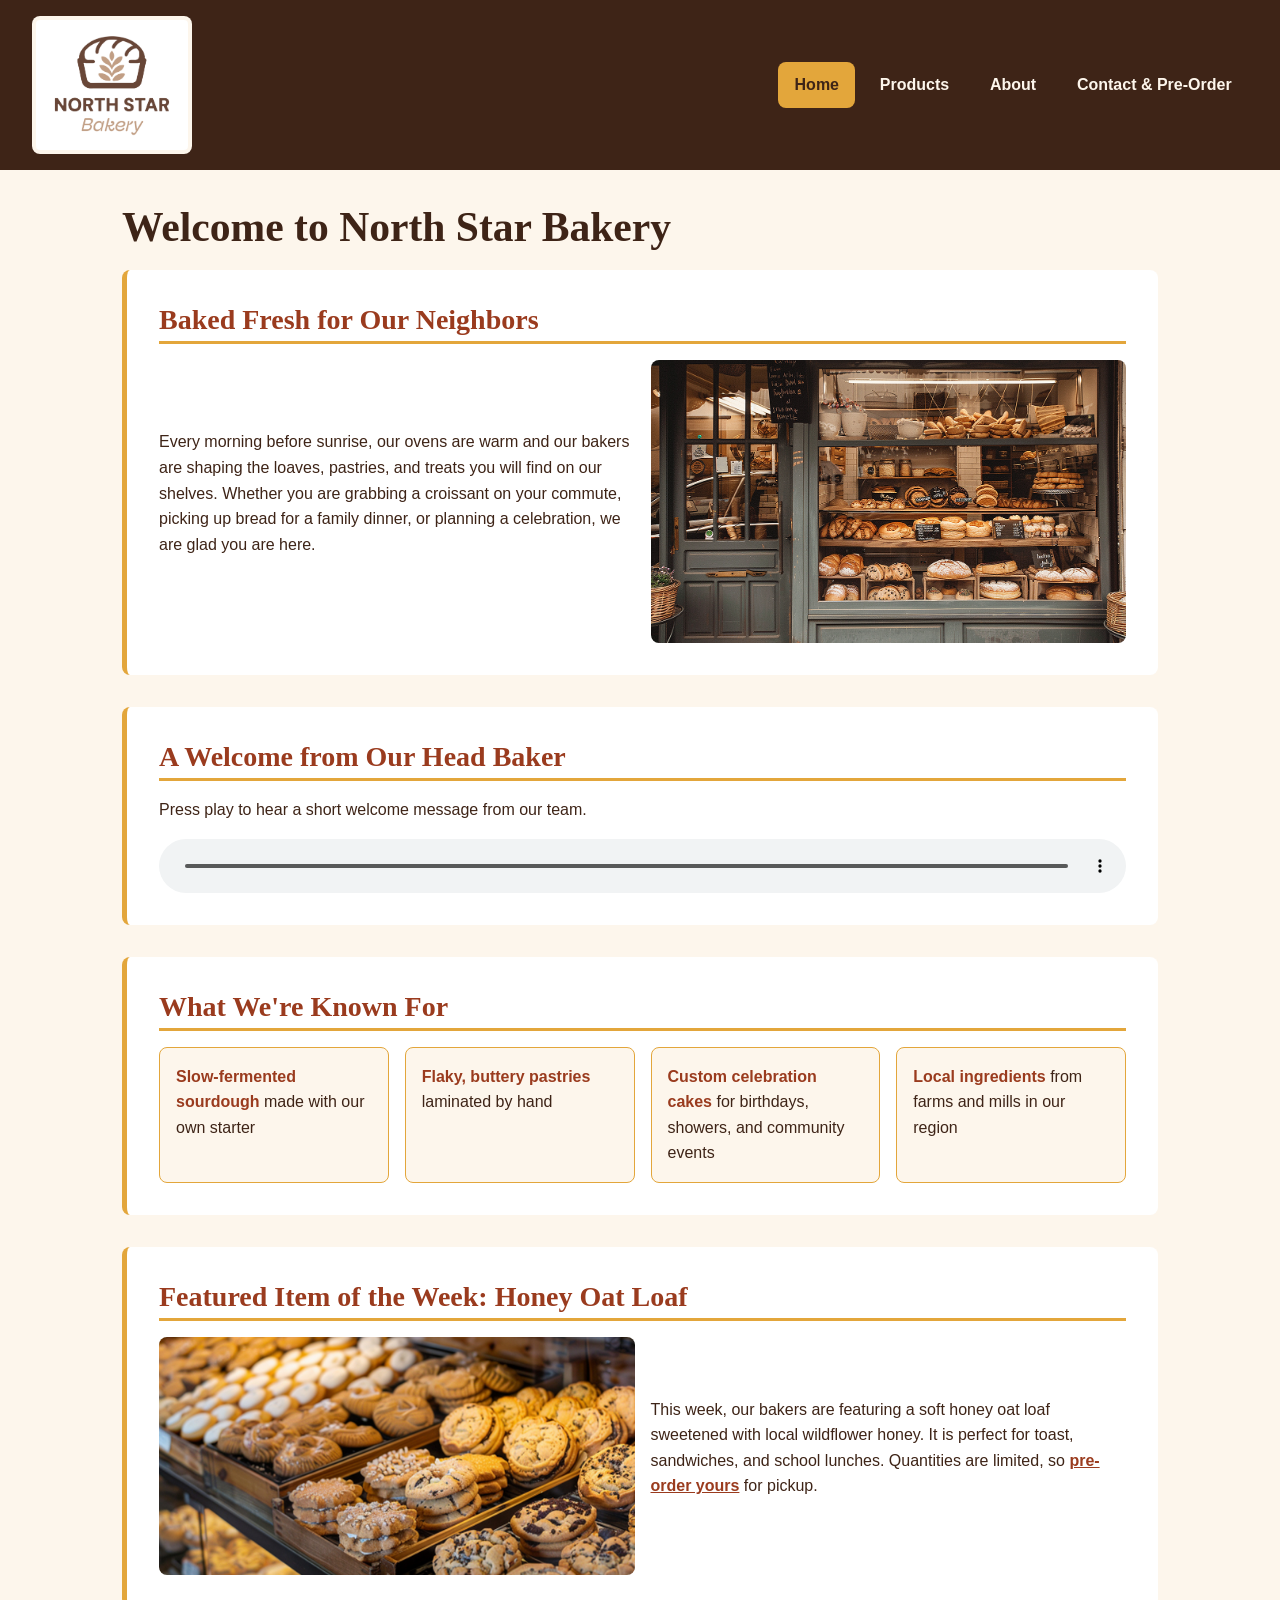
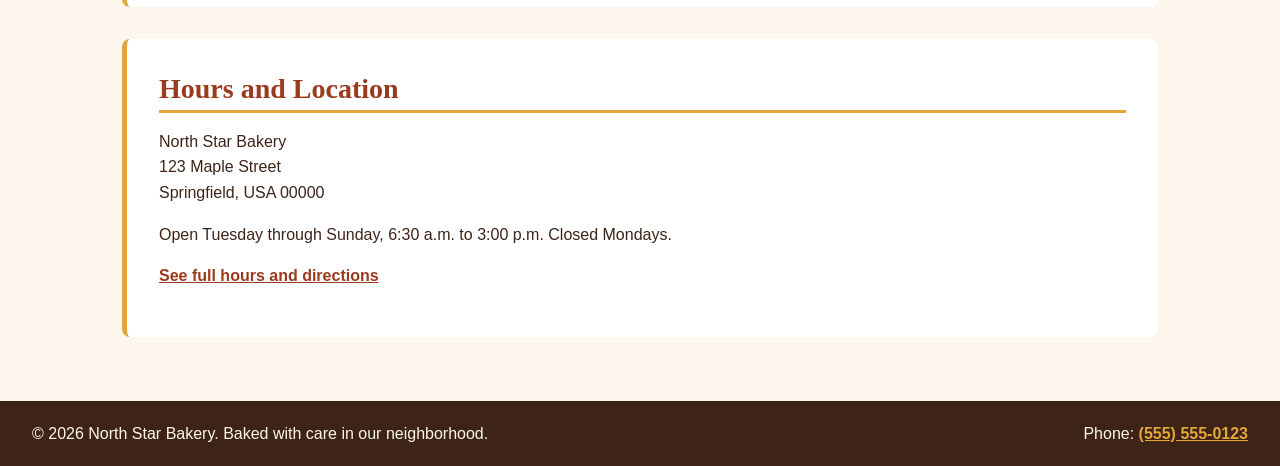
<file: index.html>
<!DOCTYPE html>
<html lang="en">
<head>
  <meta charset="UTF-8">
  <meta name="viewport" content="width=device-width, initial-scale=1.0">
  <meta name="description" content="North Star Bakery is a neighborhood bakery offering fresh bread, pastries, and custom cakes. Pre-order for pickup.">
  <title>Home | North Star Bakery</title>
  <link rel="stylesheet" href="styles.css">
  <script src="script.js" defer></script>
</head>
<body>
  <header>
    <a href="index.html">
      <img src="bakery-logo_c.png" alt="North Star Bakery logo, home page" width="160">
    </a>
    <nav aria-label="Main navigation">
      <ul>
        <li><a href="index.html" aria-current="page">Home</a></li>
        <li><a href="products.html">Products</a></li>
        <li><a href="about.html">About</a></li>
        <li><a href="contact.html">Contact &amp; Pre-Order</a></li>
      </ul>
    </nav>
  </header>

  <main>
    <h1>Welcome to North Star Bakery</h1>

    <section aria-labelledby="welcome-heading">
      <h2 id="welcome-heading">Baked Fresh for Our Neighbors</h2>
      <div class="split">
        <p>Every morning before sunrise, our ovens are warm and our bakers are shaping the loaves, pastries, and treats you will find on our shelves. Whether you are grabbing a croissant on your commute, picking up bread for a family dinner, or planning a celebration, we are glad you are here.</p>
        <img src="bakery-storefront_c.png" alt="The North Star Bakery storefront with a hand-painted sign and baked goods displayed in the front window" width="600">
      </div>
    </section>

    <section aria-labelledby="welcome-audio-heading">
      <h2 id="welcome-audio-heading">A Welcome from Our Head Baker</h2>
      <p>Press play to hear a short welcome message from our team.</p>
      <audio controls>
        <source src="bakery-welcome_c.mp3" type="audio/mpeg">
        Your browser does not support the audio element. In this message, our head baker welcomes you to North Star Bakery, shares that everything is baked fresh each morning, and invites you to stop by or place a pre-order. You can <a href="bakery-welcome_c.mp3">download the welcome message</a> instead.
      </audio>
    </section>

    <section aria-labelledby="known-for-heading">
      <h2 id="known-for-heading">What We're Known For</h2>
      <ul class="card-row list-cards">
        <li class="card"><strong>Slow-fermented sourdough</strong> made with our own starter</li>
        <li class="card"><strong>Flaky, buttery pastries</strong> laminated by hand</li>
        <li class="card"><strong>Custom celebration cakes</strong> for birthdays, showers, and community events</li>
        <li class="card"><strong>Local ingredients</strong> from farms and mills in our region</li>
      </ul>
    </section>

    <section aria-labelledby="featured-heading">
      <h2 id="featured-heading">Featured Item of the Week: Honey Oat Loaf</h2>
      <div class="split">
        <picture>
          <source media="(min-width: 800px)" srcset="bakery-feature-large_c.png">
          <img src="bakery-feature-small_c.png" alt="A golden honey oat loaf topped with rolled oats, sliced to show its soft interior" width="400">
        </picture>
        <p>This week, our bakers are featuring a soft honey oat loaf sweetened with local wildflower honey. It is perfect for toast, sandwiches, and school lunches. Quantities are limited, so <a href="contact.html">pre-order yours</a> for pickup.</p>
      </div>
    </section>

    <section aria-labelledby="hours-heading">
      <h2 id="hours-heading">Hours and Location</h2>
      <address>
        North Star Bakery<br>
        123 Maple Street<br>
        Springfield, USA 00000
      </address>
      <p>Open Tuesday through Sunday, 6:30 a.m. to 3:00 p.m. Closed Mondays.</p>
      <p><a href="contact.html">See full hours and directions</a></p>
    </section>
  </main>

  <footer>
    <p>&copy; 2026 North Star Bakery. Baked with care in our neighborhood.</p>
    <p>Phone: <a href="tel:+15555550123">(555) 555-0123</a></p>
  </footer>
</body>
</html>
</file>
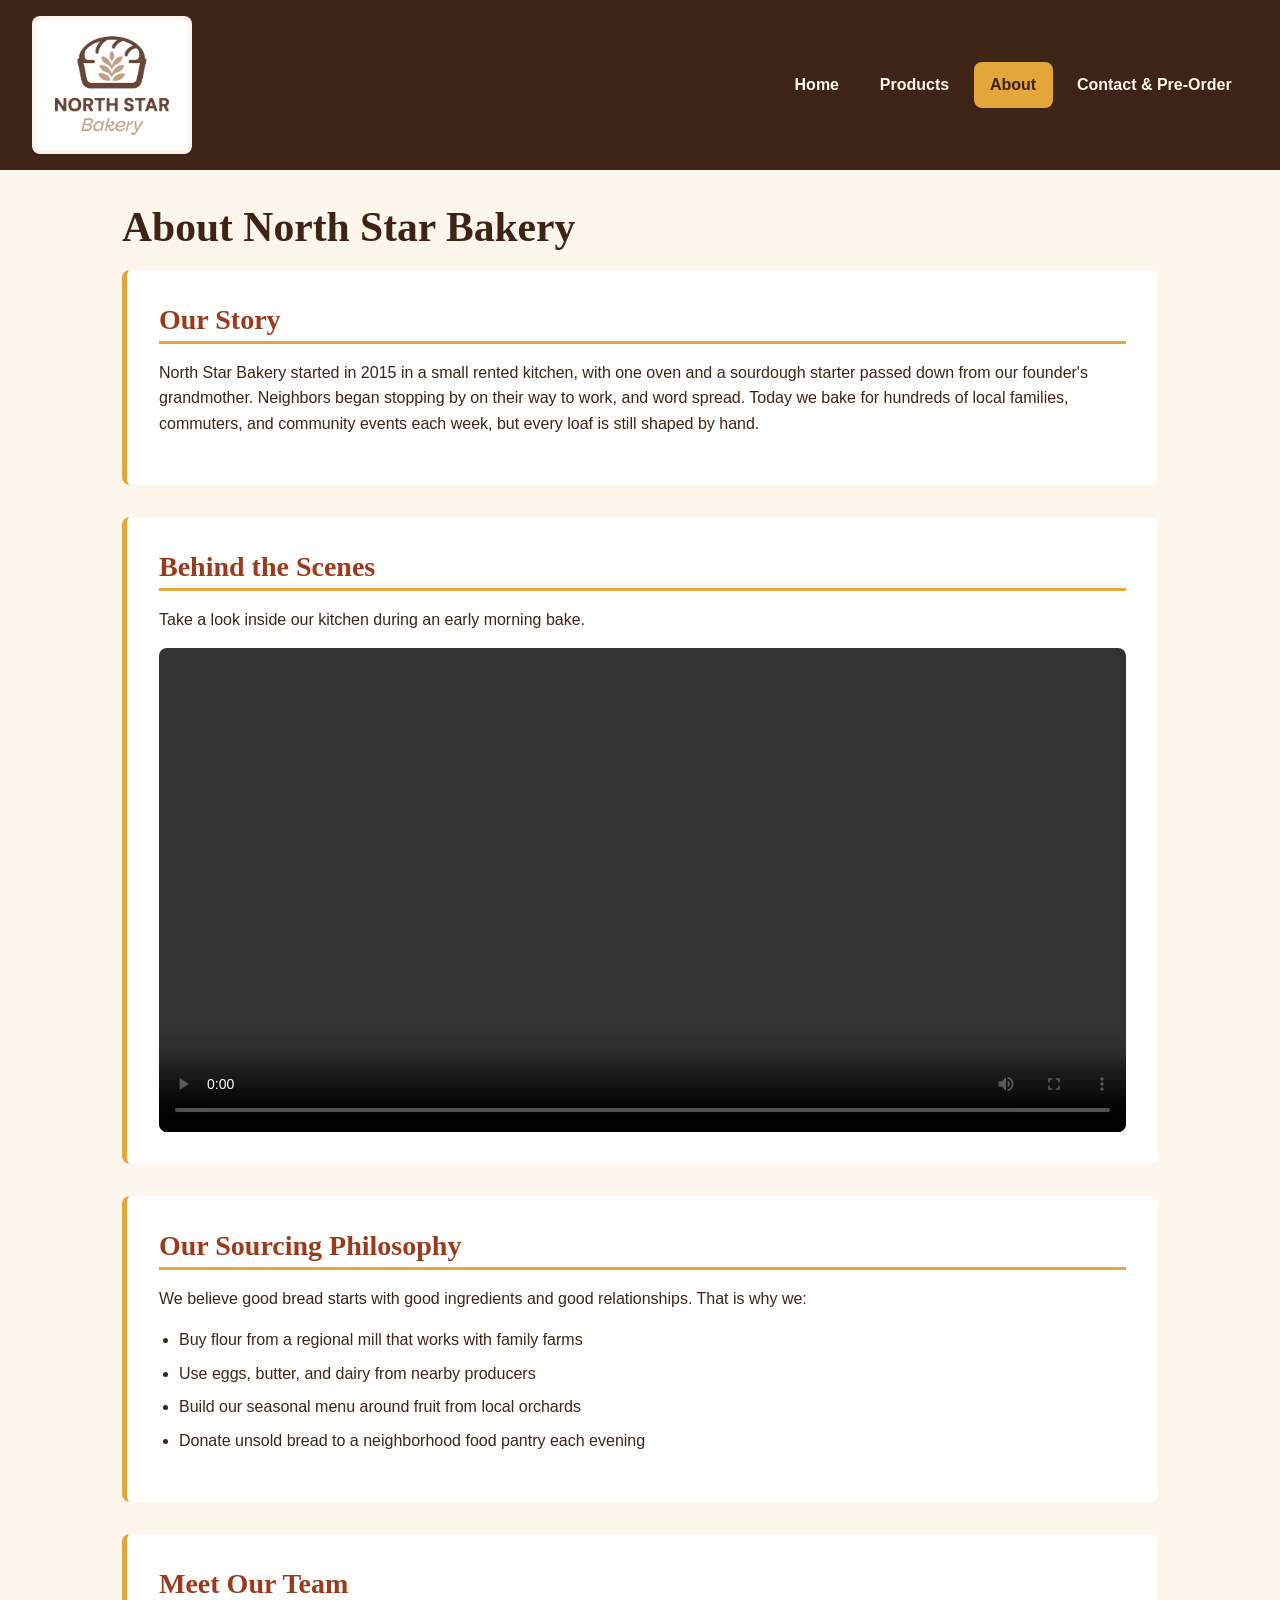
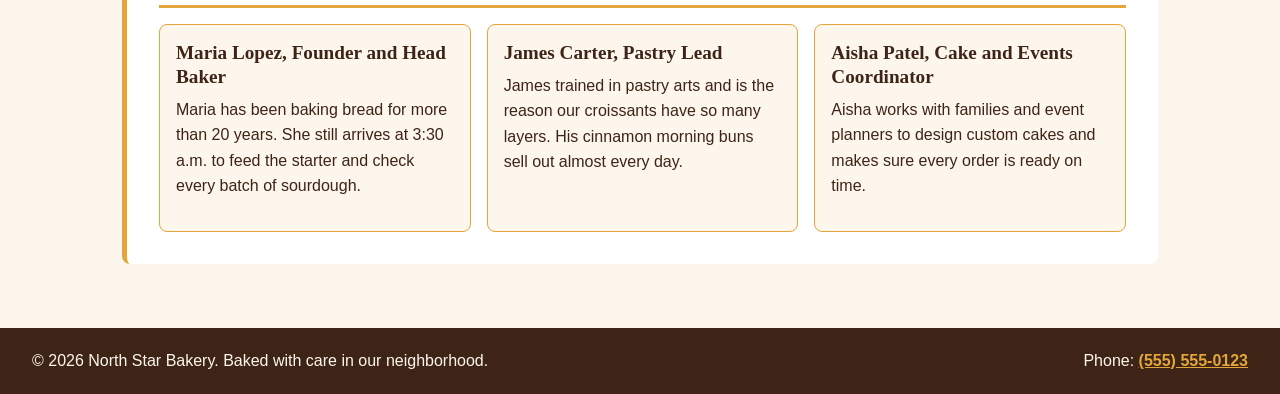
<file: about.html>
<!DOCTYPE html>
<html lang="en">
<head>
  <meta charset="UTF-8">
  <meta name="viewport" content="width=device-width, initial-scale=1.0">
  <meta name="description" content="Learn the story of North Star Bakery, our local sourcing philosophy, and the bakers behind your bread.">
  <title>About | North Star Bakery</title>
  <link rel="stylesheet" href="styles.css">
  <script src="script.js" defer></script>
</head>
<body>
  <header>
    <a href="index.html">
      <img src="bakery-logo_c.png" alt="North Star Bakery logo, home page" width="160">
    </a>
    <nav aria-label="Main navigation">
      <ul>
        <li><a href="index.html">Home</a></li>
        <li><a href="products.html">Products</a></li>
        <li><a href="about.html" aria-current="page">About</a></li>
        <li><a href="contact.html">Contact &amp; Pre-Order</a></li>
      </ul>
    </nav>
  </header>

  <main>
    <h1>About North Star Bakery</h1>

    <section aria-labelledby="story-heading">
      <h2 id="story-heading">Our Story</h2>
      <p>North Star Bakery started in 2015 in a small rented kitchen, with one oven and a sourdough starter passed down from our founder's grandmother. Neighbors began stopping by on their way to work, and word spread. Today we bake for hundreds of local families, commuters, and community events each week, but every loaf is still shaped by hand.</p>
    </section>

    <section aria-labelledby="video-heading">
      <h2 id="video-heading">Behind the Scenes</h2>
      <p>Take a look inside our kitchen during an early morning bake.</p>
      <video controls width="560">
        <source src="bakery-behind-scenes_c.mp4" type="video/mp4">
        Your browser does not support the video element. This short video shows our bakers mixing dough, shaping loaves by hand, and pulling fresh bread from the oven before the bakery opens. You can <a href="bakery-behind-scenes_c.mp4">download the behind-the-scenes video</a> instead.
      </video>
    </section>

    <section aria-labelledby="sourcing-heading">
      <h2 id="sourcing-heading">Our Sourcing Philosophy</h2>
      <p>We believe good bread starts with good ingredients and good relationships. That is why we:</p>
      <ul>
        <li>Buy flour from a regional mill that works with family farms</li>
        <li>Use eggs, butter, and dairy from nearby producers</li>
        <li>Build our seasonal menu around fruit from local orchards</li>
        <li>Donate unsold bread to a neighborhood food pantry each evening</li>
      </ul>
    </section>

    <section aria-labelledby="staff-heading">
      <h2 id="staff-heading">Meet Our Team</h2>
      <div class="card-row">
        <article class="card">
          <h3>Maria Lopez, Founder and Head Baker</h3>
          <p>Maria has been baking bread for more than 20 years. She still arrives at 3:30 a.m. to feed the starter and check every batch of sourdough.</p>
        </article>
        <article class="card">
          <h3>James Carter, Pastry Lead</h3>
          <p>James trained in pastry arts and is the reason our croissants have so many layers. His cinnamon morning buns sell out almost every day.</p>
        </article>
        <article class="card">
          <h3>Aisha Patel, Cake and Events Coordinator</h3>
          <p>Aisha works with families and event planners to design custom cakes and makes sure every order is ready on time.</p>
        </article>
      </div>
    </section>
  </main>

  <footer>
    <p>&copy; 2026 North Star Bakery. Baked with care in our neighborhood.</p>
    <p>Phone: <a href="tel:+15555550123">(555) 555-0123</a></p>
  </footer>
</body>
</html>
</file>
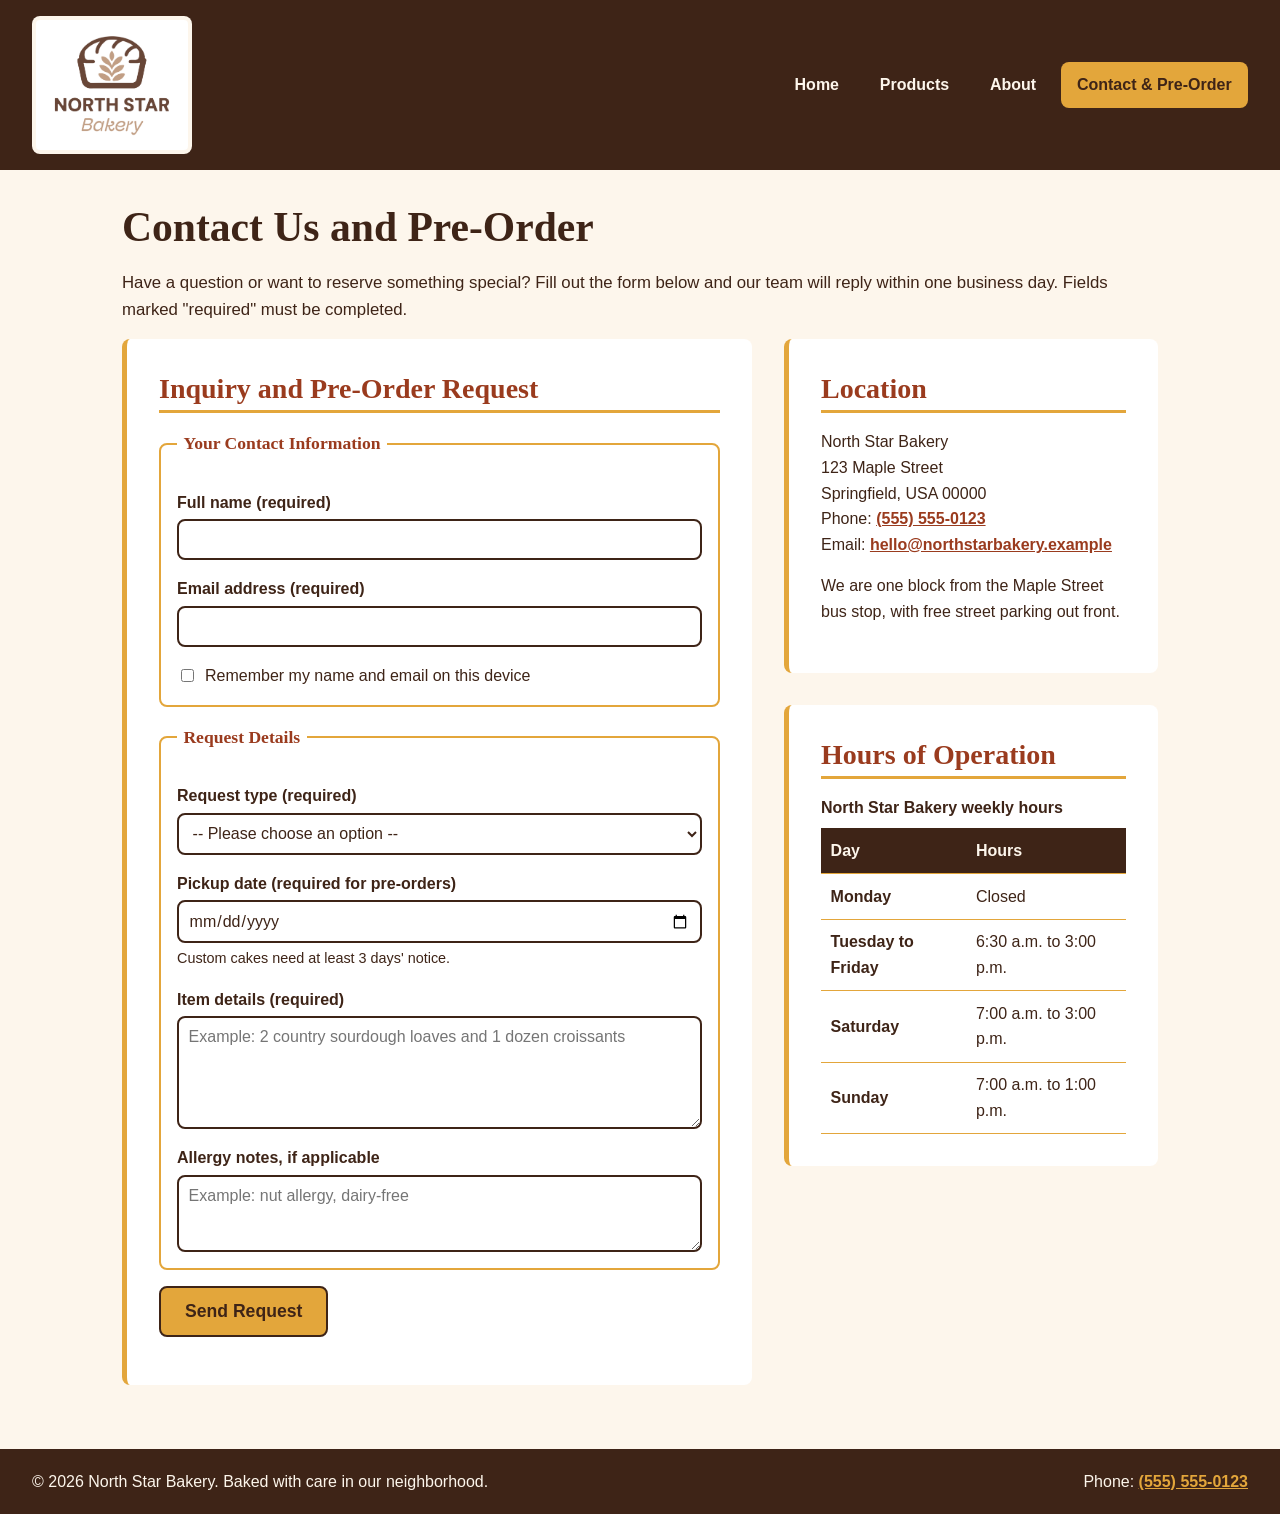
<file: contact.html>
<!DOCTYPE html>
<html lang="en">
<head>
  <meta charset="UTF-8">
  <meta name="viewport" content="width=device-width, initial-scale=1.0">
  <meta name="description" content="Contact North Star Bakery or send a pre-order request. Find our location and hours of operation.">
  <title>Contact &amp; Pre-Order | North Star Bakery</title>
  <link rel="stylesheet" href="styles.css">
  <script src="script.js" defer></script>
</head>
<body>
  <header>
    <a href="index.html">
      <img src="bakery-logo_c.png" alt="North Star Bakery logo, home page" width="160">
    </a>
    <nav aria-label="Main navigation">
      <ul>
        <li><a href="index.html">Home</a></li>
        <li><a href="products.html">Products</a></li>
        <li><a href="about.html">About</a></li>
        <li><a href="contact.html" aria-current="page">Contact &amp; Pre-Order</a></li>
      </ul>
    </nav>
  </header>

  <main>
    <h1>Contact Us and Pre-Order</h1>
    <p>Have a question or want to reserve something special? Fill out the form below and our team will reply within one business day. Fields marked "required" must be completed.</p>

    <div class="contact-layout">
      <section aria-labelledby="form-heading">
        <h2 id="form-heading">Inquiry and Pre-Order Request</h2>
        <p id="prefill-note" class="prefill-note" hidden></p>
        <form id="preorder-form" action="#" method="post" novalidate>
          <fieldset>
            <legend>Your Contact Information</legend>

            <label for="name">Full name (required)</label>
            <input type="text" id="name" name="name" autocomplete="name" minlength="2" maxlength="60" required aria-describedby="name-error">
            <p id="name-error" class="error" aria-live="polite"></p>

            <label for="email">Email address (required)</label>
            <input type="email" id="email" name="email" autocomplete="email" required aria-describedby="email-error">
            <p id="email-error" class="error" aria-live="polite"></p>

            <div class="checkbox-row">
              <input type="checkbox" id="remember" name="remember">
              <label for="remember">Remember my name and email on this device</label>
            </div>
          </fieldset>

          <fieldset>
            <legend>Request Details</legend>

            <label for="request-type">Request type (required)</label>
            <select id="request-type" name="request-type" required aria-describedby="request-type-error">
              <option value="">-- Please choose an option --</option>
              <option value="pre-order">Pre-order</option>
              <option value="custom-cake">Custom cake order</option>
              <option value="event">Event or catering inquiry</option>
              <option value="question">General question</option>
            </select>
            <p id="request-type-error" class="error" aria-live="polite"></p>

            <label for="pickup-date">Pickup date (required for pre-orders)</label>
            <input type="date" id="pickup-date" name="pickup-date" min="2026-11-23" aria-describedby="pickup-date-hint pickup-date-error">
            <p id="pickup-date-hint" class="hint">Custom cakes need at least 3 days' notice.</p>
            <p id="pickup-date-error" class="error" aria-live="polite"></p>

            <label for="item-details">Item details (required)</label>
            <textarea id="item-details" name="item-details" rows="5" cols="40" minlength="10" maxlength="500" placeholder="Example: 2 country sourdough loaves and 1 dozen croissants" required aria-describedby="item-details-error"></textarea>
            <p id="item-details-error" class="error" aria-live="polite"></p>

            <label for="allergy-notes">Allergy notes, if applicable</label>
            <textarea id="allergy-notes" name="allergy-notes" rows="3" cols="40" maxlength="300" placeholder="Example: nut allergy, dairy-free"></textarea>
          </fieldset>

          <button type="submit">Send Request</button>
          <p id="form-status" class="form-status" role="status" aria-live="polite"></p>
        </form>
      </section>

      <div class="contact-info">
        <section aria-labelledby="location-heading">
          <h2 id="location-heading">Location</h2>
          <address>
            North Star Bakery<br>
            123 Maple Street<br>
            Springfield, USA 00000<br>
            Phone: <a href="tel:+15555550123">(555) 555-0123</a><br>
            Email: <a href="mailto:hello@northstarbakery.example">hello@northstarbakery.example</a>
          </address>
          <p>We are one block from the Maple Street bus stop, with free street parking out front.</p>
        </section>

        <section aria-labelledby="hours-heading">
          <h2 id="hours-heading">Hours of Operation</h2>
          <table>
            <caption>North Star Bakery weekly hours</caption>
            <thead>
              <tr>
                <th scope="col">Day</th>
                <th scope="col">Hours</th>
              </tr>
            </thead>
            <tbody>
              <tr><th scope="row">Monday</th><td>Closed</td></tr>
              <tr><th scope="row">Tuesday to Friday</th><td>6:30 a.m. to 3:00 p.m.</td></tr>
              <tr><th scope="row">Saturday</th><td>7:00 a.m. to 3:00 p.m.</td></tr>
              <tr><th scope="row">Sunday</th><td>7:00 a.m. to 1:00 p.m.</td></tr>
            </tbody>
          </table>
        </section>
      </div>
    </div>
  </main>

  <footer>
    <p>&copy; 2026 North Star Bakery. Baked with care in our neighborhood.</p>
    <p>Phone: <a href="tel:+15555550123">(555) 555-0123</a></p>
  </footer>
</body>
</html>
</file>
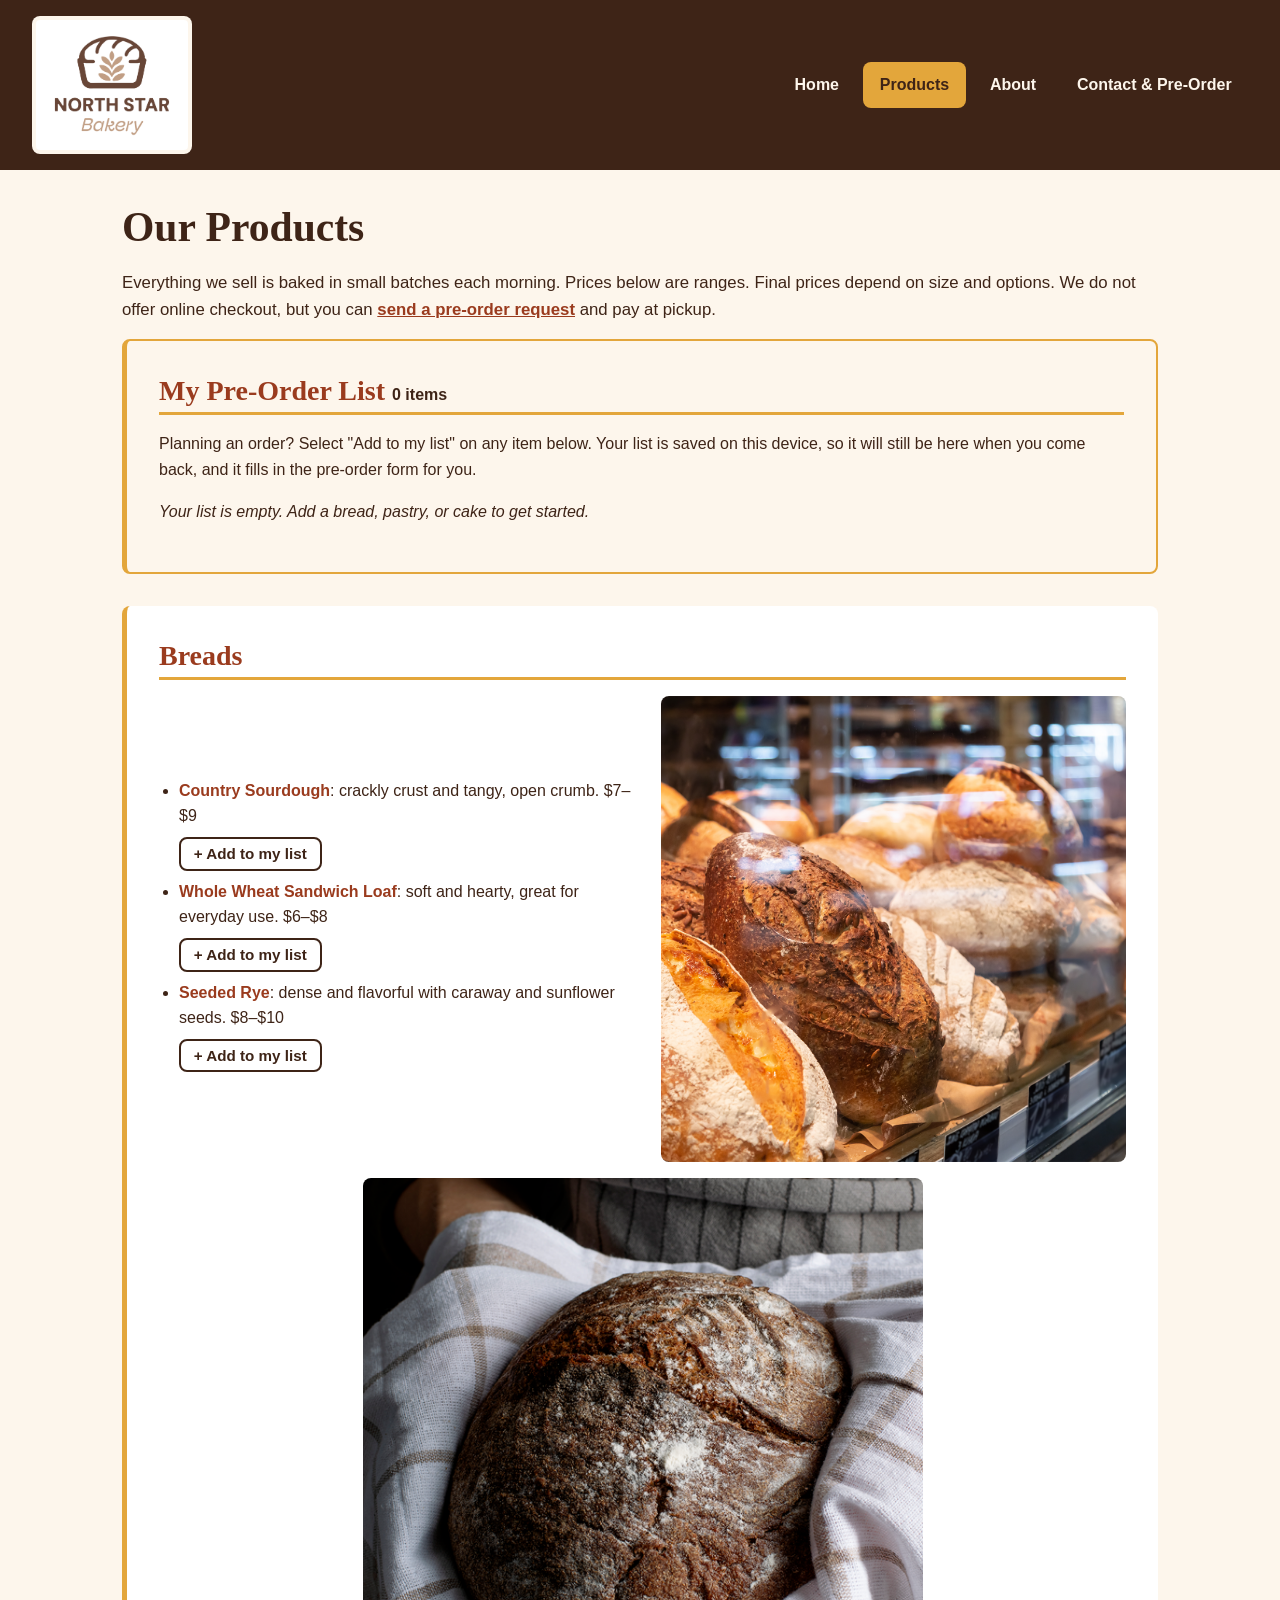
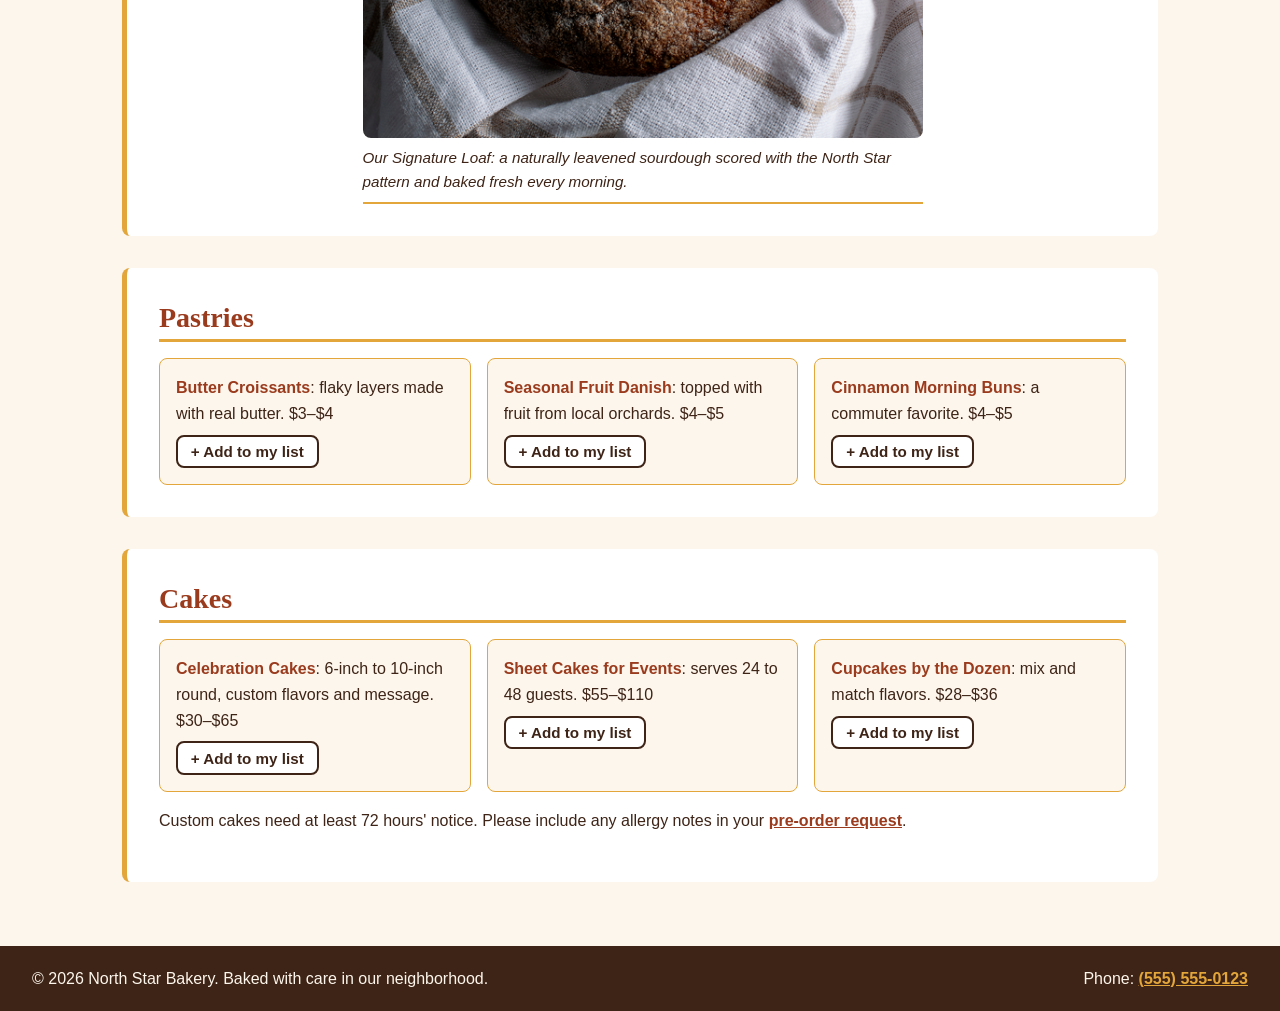
<file: products.html>
<!DOCTYPE html>
<html lang="en">
<head>
  <meta charset="UTF-8">
  <meta name="viewport" content="width=device-width, initial-scale=1.0">
  <meta name="description" content="Browse North Star Bakery's breads, pastries, and cakes with price ranges. Pre-order for in-store pickup.">
  <title>Products | North Star Bakery</title>
  <link rel="stylesheet" href="styles.css">
  <script src="script.js" defer></script>
</head>
<body>
  <header>
    <a href="index.html">
      <img src="bakery-logo_c.png" alt="North Star Bakery logo, home page" width="160">
    </a>
    <nav aria-label="Main navigation">
      <ul>
        <li><a href="index.html">Home</a></li>
        <li><a href="products.html" aria-current="page">Products</a></li>
        <li><a href="about.html">About</a></li>
        <li><a href="contact.html">Contact &amp; Pre-Order</a></li>
      </ul>
    </nav>
  </header>

  <main>
    <h1>Our Products</h1>
    <p>Everything we sell is baked in small batches each morning. Prices below are ranges. Final prices depend on size and options. We do not offer online checkout, but you can <a href="contact.html">send a pre-order request</a> and pay at pickup.</p>

    <section id="preorder-panel" class="preorder-panel" aria-labelledby="preorder-heading">
      <h2 id="preorder-heading">My Pre-Order List <span id="preorder-count" class="count" aria-live="polite">0 items</span></h2>
      <p>Planning an order? Select "Add to my list" on any item below. Your list is saved on this device, so it will still be here when you come back, and it fills in the pre-order form for you.</p>
      <p id="preorder-empty" class="empty-note">Your list is empty. Add a bread, pastry, or cake to get started.</p>
      <ul id="preorder-items" class="preorder-items"></ul>
      <div id="preorder-actions" class="preorder-actions" hidden>
        <a class="btn-link" href="contact.html">Send my list as a pre-order</a>
        <button type="button" id="clear-list" class="btn-small btn-remove">Clear list</button>
      </div>
    </section>

    <section aria-labelledby="breads-heading">
      <h2 id="breads-heading">Breads</h2>
      <div class="split">
        <ul>
          <li data-id="country-sourdough"><strong>Country Sourdough</strong>: crackly crust and tangy, open crumb. $7&ndash;$9</li>
          <li data-id="whole-wheat"><strong>Whole Wheat Sandwich Loaf</strong>: soft and hearty, great for everyday use. $6&ndash;$8</li>
          <li data-id="seeded-rye"><strong>Seeded Rye</strong>: dense and flavorful with caraway and sunflower seeds. $8&ndash;$10</li>
        </ul>
        <img src="bakery-bread_c.png" alt="A wooden shelf stacked with freshly baked round and long loaves of crusty bread" width="500">
      </div>

      <figure>
        <img src="bakery-signature-loaf_c.png" alt="North Star's signature loaf, a round sourdough with a star pattern scored into its dark golden crust" width="500">
        <figcaption>Our Signature Loaf: a naturally leavened sourdough scored with the North Star pattern and baked fresh every morning.</figcaption>
      </figure>
    </section>

    <section aria-labelledby="pastries-heading">
      <h2 id="pastries-heading">Pastries</h2>
      <ul class="card-row list-cards">
        <li data-id="butter-croissants" class="card"><strong>Butter Croissants</strong>: flaky layers made with real butter. $3&ndash;$4</li>
        <li data-id="fruit-danish" class="card"><strong>Seasonal Fruit Danish</strong>: topped with fruit from local orchards. $4&ndash;$5</li>
        <li data-id="morning-buns" class="card"><strong>Cinnamon Morning Buns</strong>: a commuter favorite. $4&ndash;$5</li>
      </ul>
    </section>

    <section aria-labelledby="cakes-heading">
      <h2 id="cakes-heading">Cakes</h2>
      <ul class="card-row list-cards">
        <li data-id="celebration-cake" class="card"><strong>Celebration Cakes</strong>: 6-inch to 10-inch round, custom flavors and message. $30&ndash;$65</li>
        <li data-id="sheet-cake" class="card"><strong>Sheet Cakes for Events</strong>: serves 24 to 48 guests. $55&ndash;$110</li>
        <li data-id="cupcakes" class="card"><strong>Cupcakes by the Dozen</strong>: mix and match flavors. $28&ndash;$36</li>
      </ul>
      <p>Custom cakes need at least 72 hours' notice. Please include any allergy notes in your <a href="contact.html">pre-order request</a>.</p>
    </section>
  </main>

  <footer>
    <p>&copy; 2026 North Star Bakery. Baked with care in our neighborhood.</p>
    <p>Phone: <a href="tel:+15555550123">(555) 555-0123</a></p>
  </footer>
</body>
</html>
</file>
<file: styles.css>
/* ==========================================================
   North Star Bakery - Main Stylesheet
   Touchstone 3: Visual Design and Responsive Layout

   Approach: mobile-first. Base styles below are for small
   screens (phones). The media query at the bottom adjusts
   the layout for tablets and desktops (min-width: 768px).

   COLOR PALETTE (4 colors)
     Cream     #FDF6EC  - page background
     Espresso  #3E2417  - body text, header, footer
     Honey     #E3A63B  - accents, buttons, active nav link
     Rust      #9A3B1E  - links and h2 headings

   FONTS (2 families)
     Headings: Georgia (serif)  - warm, traditional, handmade feel
     Body:     Verdana (sans)   - very readable at small sizes
   ========================================================== */

/* ---------- Color and font variables ---------- */
:root {
  --cream: #FDF6EC;
  --espresso: #3E2417;
  --honey: #E3A63B;
  --rust: #9A3B1E;

  --font-heading: Georgia, "Times New Roman", serif;
  --font-body: Verdana, Geneva, Tahoma, sans-serif;

  --space-sm: 0.5rem;
  --space-md: 1rem;
  --space-lg: 2rem;
  --radius: 8px;
}

/* ---------- Base / reset ---------- */
* {
  box-sizing: border-box;
}

body {
  margin: 0;
  background-color: var(--cream);
  color: var(--espresso);
  font-family: var(--font-body);
  font-size: 1rem;
  line-height: 1.6;
}

/* Images and video shrink to fit small screens */
img,
video {
  max-width: 100%;
  height: auto;
  display: block;
}

/* Audio player fills the width. No height: auto here,
   because that collapses the audio controls to 0px tall. */
audio {
  display: block;
  width: 100%;
}

/* ---------- Typography and visual hierarchy ---------- */
h1,
h2,
h3 {
  font-family: var(--font-heading);
  line-height: 1.25;
  margin-top: 0;
}

h1 {
  font-size: 2rem;
  color: var(--espresso);
  margin-bottom: var(--space-md);
}

h2 {
  font-size: 1.5rem;
  color: var(--rust);
  border-bottom: 3px solid var(--honey);
  padding-bottom: 0.25rem;
  margin-bottom: var(--space-md);
}

h3 {
  font-size: 1.2rem;
  color: var(--espresso);
  margin-bottom: var(--space-sm);
}

p {
  margin-top: 0;
  margin-bottom: var(--space-md);
}

strong {
  color: var(--rust);
}

a {
  color: var(--rust);
  font-weight: bold;
}

a:hover,
a:focus {
  color: var(--espresso);
}

/* Visible keyboard focus for accessibility */
a:focus-visible,
button:focus-visible,
input:focus-visible,
select:focus-visible,
textarea:focus-visible {
  outline: 3px solid var(--honey);
  outline-offset: 2px;
}

ul {
  padding-left: 1.25rem;
}

li {
  margin-bottom: var(--space-sm);
}

/* ---------- Header and navigation ---------- */
header {
  background-color: var(--espresso);
  padding: var(--space-md);
  display: flex;
  flex-direction: column;   /* stacked on phones */
  align-items: center;
  gap: var(--space-md);
}

header img {
  width: 140px;
  background-color: var(--cream);
  border-radius: var(--radius);
  padding: 0.25rem;
}

nav ul {
  list-style: none;
  margin: 0;
  padding: 0;
  display: flex;
  flex-wrap: wrap;
  justify-content: center;
  gap: var(--space-sm);
}

nav li {
  margin: 0;
}

nav a {
  display: block;
  color: var(--cream);
  text-decoration: none;
  padding: 0.5rem 0.9rem;   /* large tap targets for phones */
  border-radius: var(--radius);
  border: 2px solid transparent;
}

nav a:hover,
nav a:focus {
  color: var(--cream);
  border-color: var(--honey);
}

/* Highlights the page the visitor is on */
nav a[aria-current="page"] {
  background-color: var(--honey);
  color: var(--espresso);
}

/* ---------- Main content area ---------- */
main {
  max-width: 1100px;
  margin: 0 auto;
  padding: var(--space-lg) var(--space-md);
}

main > p {
  font-size: 1.05rem;
}

section {
  background-color: #FFFFFF;
  border-left: 5px solid var(--honey);
  border-radius: var(--radius);
  padding: var(--space-md);
  margin-bottom: var(--space-lg);
}

/* ---------- Flexbox layout helpers ---------- */

/* Two-column area (text + image). Stacks on phones. */
.split {
  display: flex;
  flex-direction: column;
  gap: var(--space-md);
}

/* Row of cards that wraps. One card per row on phones. */
.card-row {
  display: flex;
  flex-direction: column;
  gap: var(--space-md);
}

.card {
  background-color: var(--cream);
  border: 1px solid var(--honey);
  border-radius: var(--radius);
  padding: var(--space-md);
}

/* "What We're Known For" list displayed as cards */
.card-row.list-cards {
  list-style: none;
  padding: 0;
  margin: 0;
}

.card-row.list-cards li {
  margin: 0;
}

/* ---------- Images and figure ---------- */
section img,
picture img {
  border-radius: var(--radius);
  width: 100%;
}

figure {
  margin: var(--space-md) 0 0;
}

figcaption {
  font-style: italic;
  font-size: 0.95rem;
  padding: var(--space-sm) 0;
  border-bottom: 2px solid var(--honey);
}

/* Space between a card row and the paragraph after it */
.card-row + p {
  margin-top: var(--space-md);
}

video {
  width: 100%;
  border-radius: var(--radius);
}

/* ---------- Address and hours table ---------- */
address {
  font-style: normal;
  margin-bottom: var(--space-md);
}

table {
  width: 100%;
  border-collapse: collapse;
}

caption {
  text-align: left;
  font-weight: bold;
  padding-bottom: var(--space-sm);
}

th,
td {
  text-align: left;
  padding: 0.6rem;
  border-bottom: 1px solid var(--honey);
}

thead th {
  background-color: var(--espresso);
  color: var(--cream);
}

/* ---------- Form ---------- */
form {
  display: flex;
  flex-direction: column;
  gap: var(--space-md);
}

fieldset {
  border: 2px solid var(--honey);
  border-radius: var(--radius);
  padding: var(--space-md);
  margin: 0;
  display: flex;
  flex-direction: column;
}

legend {
  font-family: var(--font-heading);
  font-weight: bold;
  font-size: 1.1rem;
  color: var(--rust);
  padding: 0 0.4rem;
}

label {
  font-weight: bold;
  margin-top: var(--space-md);
  margin-bottom: 0.25rem;
}

input,
select,
textarea {
  width: 100%;
  font-family: var(--font-body);
  font-size: 1rem;
  padding: 0.6rem;
  color: var(--espresso);
  background-color: #FFFFFF;
  border: 2px solid var(--espresso);
  border-radius: var(--radius);
}

button {
  align-self: stretch;      /* full width on phones */
  font-family: var(--font-body);
  font-size: 1.1rem;
  font-weight: bold;
  padding: 0.8rem 1.5rem;
  background-color: var(--honey);
  color: var(--espresso);
  border: 2px solid var(--espresso);
  border-radius: var(--radius);
  cursor: pointer;
}

button:hover,
button:focus {
  background-color: var(--espresso);
  color: var(--cream);
}

/* ---------- Pre-Order List feature (Touchstone 4) ---------- */

/* Count badge on the "Contact & Pre-Order" nav link */
.badge {
  display: inline-block;
  min-width: 1.5rem;
  margin-left: 0.4rem;
  padding: 0 0.4rem;
  border-radius: 999px;
  background-color: var(--cream);
  color: var(--espresso);
  font-size: 0.85rem;
  text-align: center;
}

.preorder-panel {
  background-color: var(--cream);
  border: 2px solid var(--honey);
  border-left-width: 5px;
}

.count {
  font-family: var(--font-body);
  font-size: 1rem;
  color: var(--espresso);
  white-space: nowrap;
}

.empty-note {
  font-style: italic;
}

.preorder-items {
  list-style: none;
  padding: 0;
  margin: 0 0 var(--space-md);
}

.preorder-item {
  display: flex;
  justify-content: space-between;
  align-items: center;
  gap: var(--space-sm);
  padding: var(--space-sm) 0;
  border-bottom: 1px solid var(--honey);
}

.preorder-actions {
  display: flex;
  flex-wrap: wrap;
  align-items: center;
  gap: var(--space-md);
}

/* Hidden attribute must win over display: flex */
[hidden] {
  display: none !important;
}

/* Small buttons: "Add to my list", "Remove", "Clear list" */
.btn-small {
  display: inline-block;
  align-self: auto;
  margin-top: var(--space-sm);
  padding: 0.4rem 0.8rem;
  font-size: 0.95rem;
  background-color: #FFFFFF;
  color: var(--espresso);
  border: 2px solid var(--espresso);
}

.preorder-item .btn-small,
.preorder-actions .btn-small {
  margin-top: 0;
}

.btn-small.added {
  background-color: var(--honey);
}

/* Keep dark text on small buttons when hovered or focused (readable contrast) */
.btn-small:hover,
.btn-small:focus {
  background-color: var(--honey);
  color: var(--espresso);
}

.btn-link {
  display: inline-block;
  padding: 0.6rem 1.2rem;
  background-color: var(--espresso);
  color: var(--cream);
  border-radius: var(--radius);
  text-decoration: none;
}

.btn-link:hover,
.btn-link:focus {
  background-color: var(--honey);
  color: var(--espresso);
}

/* "Add to my list" buttons always sit on their own line */
.add-btn {
  display: block;
}

/* ---------- Form validation (Touchstone 4) ---------- */
.error {
  color: var(--rust);
  font-weight: bold;
  font-size: 0.95rem;
  margin: 0.25rem 0 0;
}

.error:empty {
  display: none;
}

.error::before {
  content: "\26A0  ";
}

input.invalid,
select.invalid,
textarea.invalid {
  border-color: var(--rust);
  border-width: 3px;
  background-color: var(--cream);
}

.hint {
  font-size: 0.9rem;
  margin: 0.25rem 0 0;
}

.checkbox-row {
  display: flex;
  align-items: center;
  gap: var(--space-sm);
  margin-top: var(--space-md);
}

.checkbox-row input {
  width: auto;
}

.checkbox-row label {
  margin: 0;
  font-weight: normal;
}

.prefill-note,
.form-status:not(:empty) {
  padding: var(--space-sm) var(--space-md);
  border-radius: var(--radius);
  border: 2px solid var(--honey);
  background-color: var(--cream);
  font-weight: bold;
}

.form-status {
  margin: 0;
}

.status-error {
  border-color: var(--rust);
  color: var(--rust);
}

/* ---------- Footer ---------- */
footer {
  background-color: var(--espresso);
  color: var(--cream);
  padding: var(--space-md);
  display: flex;
  flex-direction: column;
  align-items: center;
  text-align: center;
}

footer p {
  margin: 0.25rem 0;
}

footer a {
  color: var(--honey);
}

footer a:hover,
footer a:focus {
  color: var(--cream);
}

/* ==========================================================
   MEDIA QUERY - tablets and desktops (768px and wider)
   ========================================================== */
@media (min-width: 768px) {

  /* Header: logo on the left, navigation on the right */
  header {
    flex-direction: row;
    justify-content: space-between;
    padding: var(--space-md) var(--space-lg);
  }

  header img {
    width: 160px;
  }

  nav ul {
    justify-content: flex-end;
  }

  /* Larger page title on bigger screens */
  h1 {
    font-size: 2.6rem;
  }

  h2 {
    font-size: 1.75rem;
  }

  main {
    padding: var(--space-lg);
  }

  section {
    padding: var(--space-lg);
  }

  /* Text and image sit side by side */
  .split {
    flex-direction: row;
    align-items: center;
  }

  /* Equal columns. min-width: 0 lets the image shrink so the
     text column is not squeezed by the image's width attribute. */
  .split > * {
    flex: 1 1 0;
    min-width: 0;
  }

  /* Cards sit in a row instead of stacking */
  .card-row {
    flex-direction: row;
    flex-wrap: wrap;
  }

  .card-row > * {
    flex: 1 1 220px;
  }

  /* Contact page: form on the left, location and hours on the right */
  .contact-layout {
    display: flex;
    gap: var(--space-lg);
    align-items: flex-start;
  }

  .contact-layout > section {
    flex: 3;
  }

  .contact-layout > .contact-info {
    flex: 2;
  }

  /* Keep the Signature Loaf figure from filling the whole screen */
  figure {
    max-width: 560px;
    margin-left: auto;
    margin-right: auto;
  }

  /* Submit button no longer needs to fill the width */
  button {
    align-self: flex-start;
  }

  /* Footer items spread across one line */
  footer {
    flex-direction: row;
    justify-content: space-between;
    padding: var(--space-md) var(--space-lg);
  }
}
</file>
